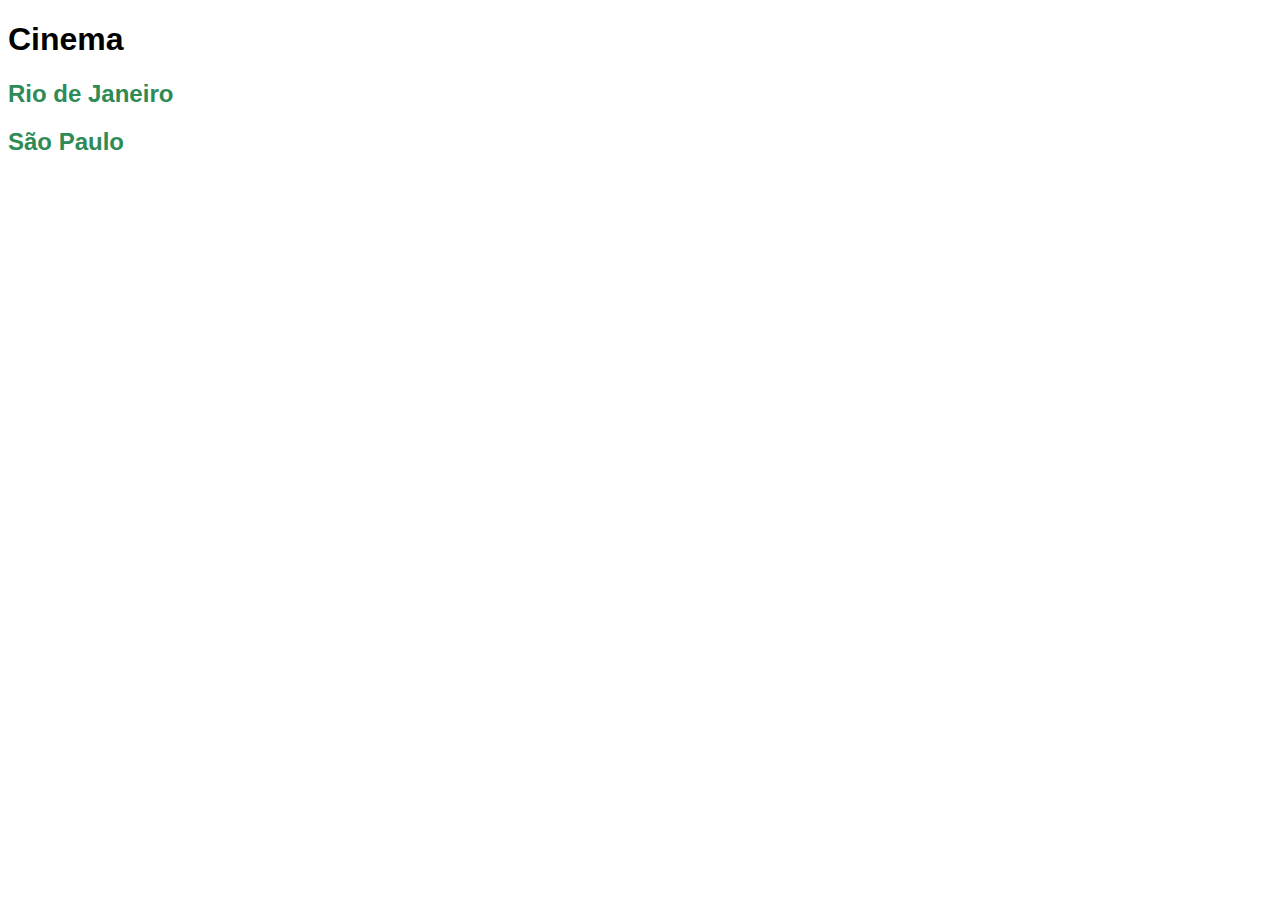
<file: index.html>
<!DOCTYPE html>
<html>

<head>
  <meta charset="UTF-8">
  <title>Cinema</title>
  <link rel="stylesheet" href="/css/style.css">
</head>

<body>
  <h1>Cinema</h1>
  <h2><a href="/estados/rj.html">Rio de Janeiro</a></h2>
  <h2><a href="/estados/sp.html">São Paulo</a></h2>
</body>

</html>
</file>
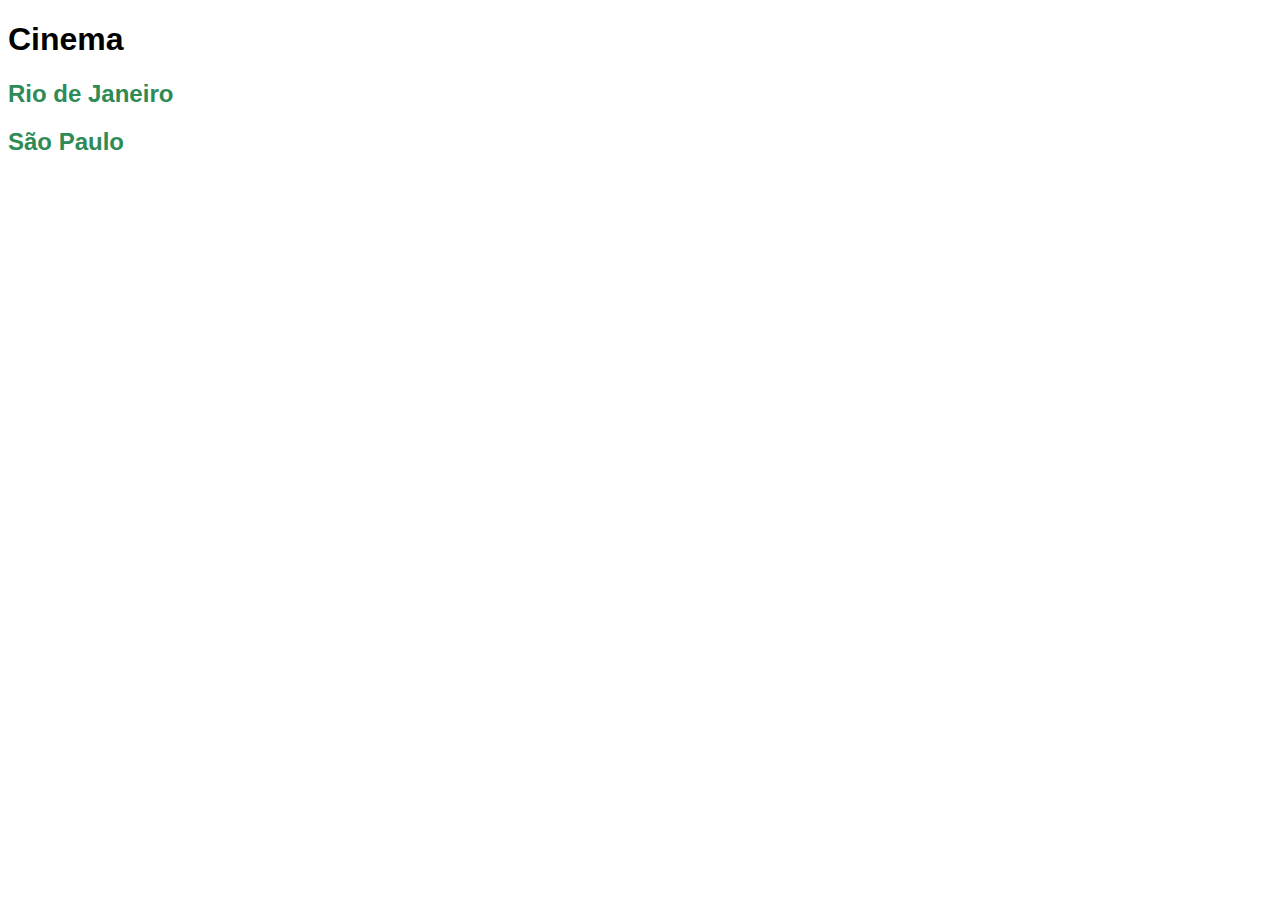
<file: exercise-1-cinema/index.html>
<!DOCTYPE html>
<html>

<head>
  <meta charset="UTF-8">
  <title>Cinema</title>
  <link rel="stylesheet" href="./css/style.css">
</head>

<body>
  <h1>Cinema</h1>
  <h2><a href="./estados/rj.html">Rio de Janeiro</a></h2>
  <h2><a href="./estados/sp.html">São Paulo</a></h2>
</body>

</html>
</file>
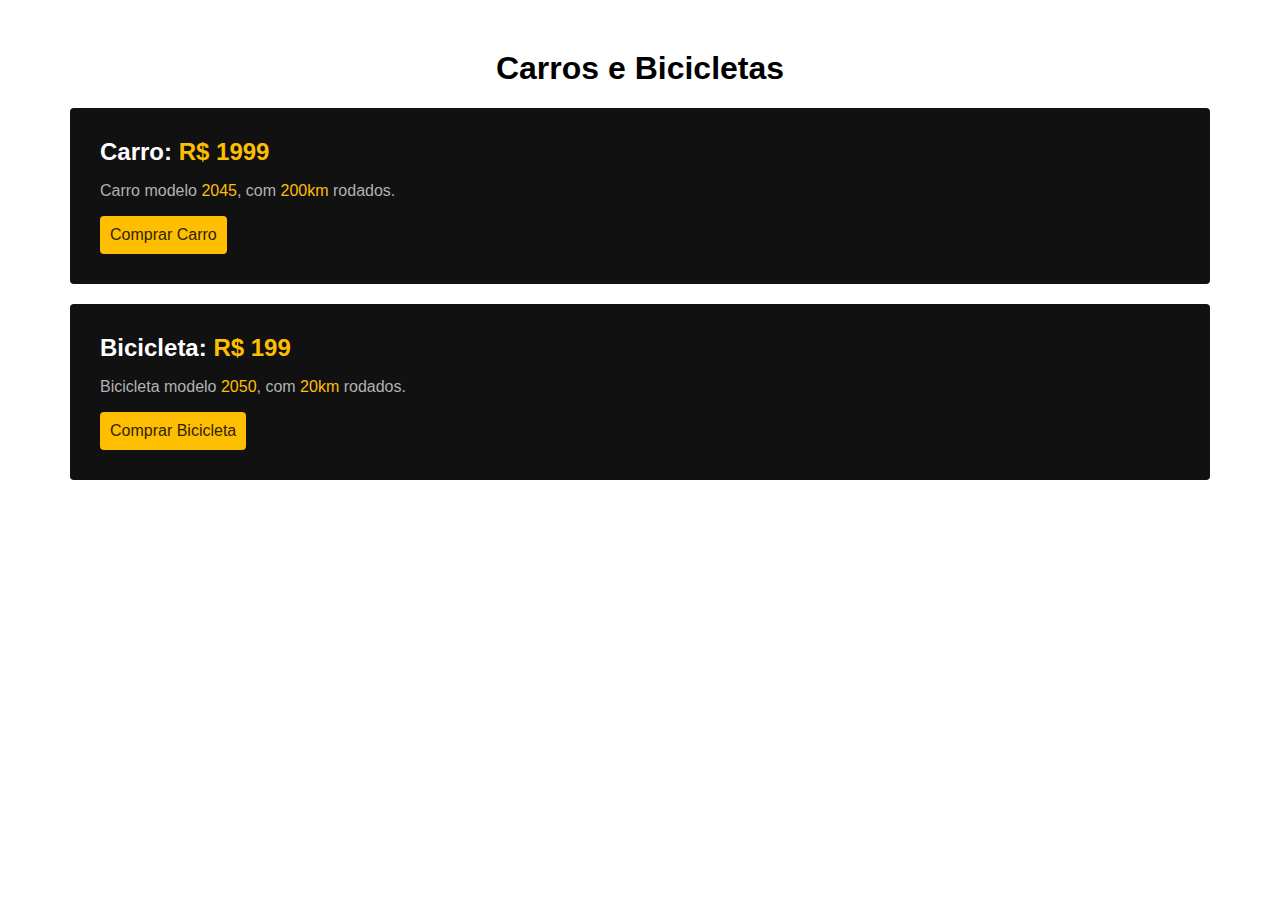
<file: exercise-2-display/index.html>
<!DOCTYPE html>
<html>

<head>
  <meta charset="UTF-8">
  <title>Carros e Bicicletas</title>
  <link rel="stylesheet" href="./style.css">
</head>

<body>
  <h1>Carros e Bicicletas</h1>
  <div class="item">
    <h2>Carro: <span>R$ 1999</span></h2>
    <p> Carro modelo <span>2045</span>, com <span>200km</span> rodados.</p>
    <a href="/">Comprar Carro</a>
  </div>

  <div class="item">
    <h2>Bicicleta: <span>R$ 199</span></h2>
    <p> Bicicleta modelo <span>2050</span>, com <span>20km</span> rodados.</p>
    <a href="/">Comprar Bicicleta</a>
  </div>
</body>

</html>
</file>
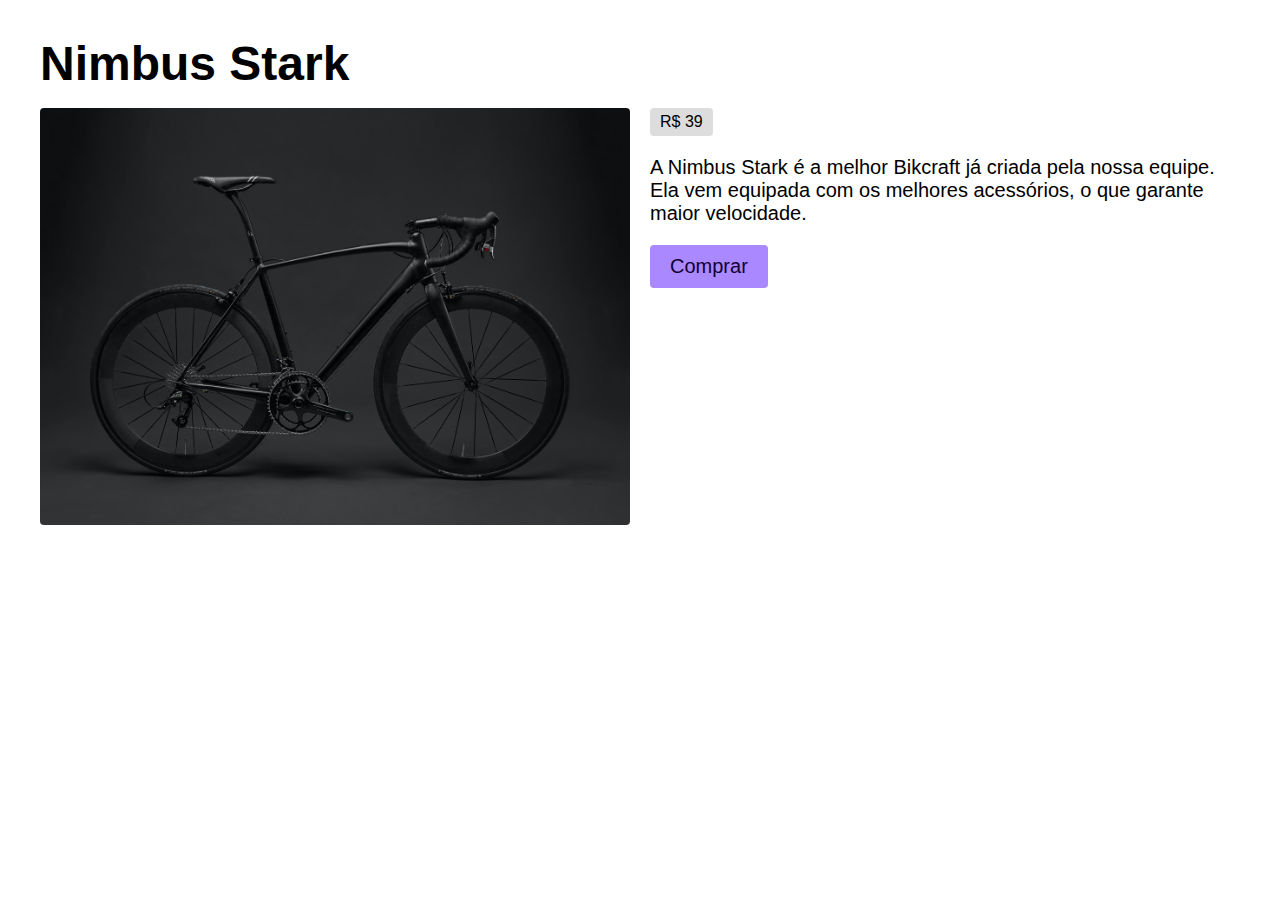
<file: exercise-3-nimbus-stark/index.html>
<!DOCTYPE html>

<head>
  <meta charset="UTF-8">
  <title>Grid</title>
  <link rel="stylesheet" href="./style.css">
</head>

<body>
  <div class="grid">
    <h1 class="title">Nimbus Stark</h1>
    <img class="picture" src="./img/bicicleta.jpg" alt="Bicicleta Preta">
    <div class="info">
      <span class="price">R$ 39</span>
      <p class="description">
        A Nimbus Stark é a melhor Bikcraft já criada pela nossa equipe. Ela vem equipada com os melhores acessórios, o que garante maior velocidade.
      </p>
      <a class="buy" href="/">Comprar</a>
    </div>
  </div>
</body>

</html>
</file>
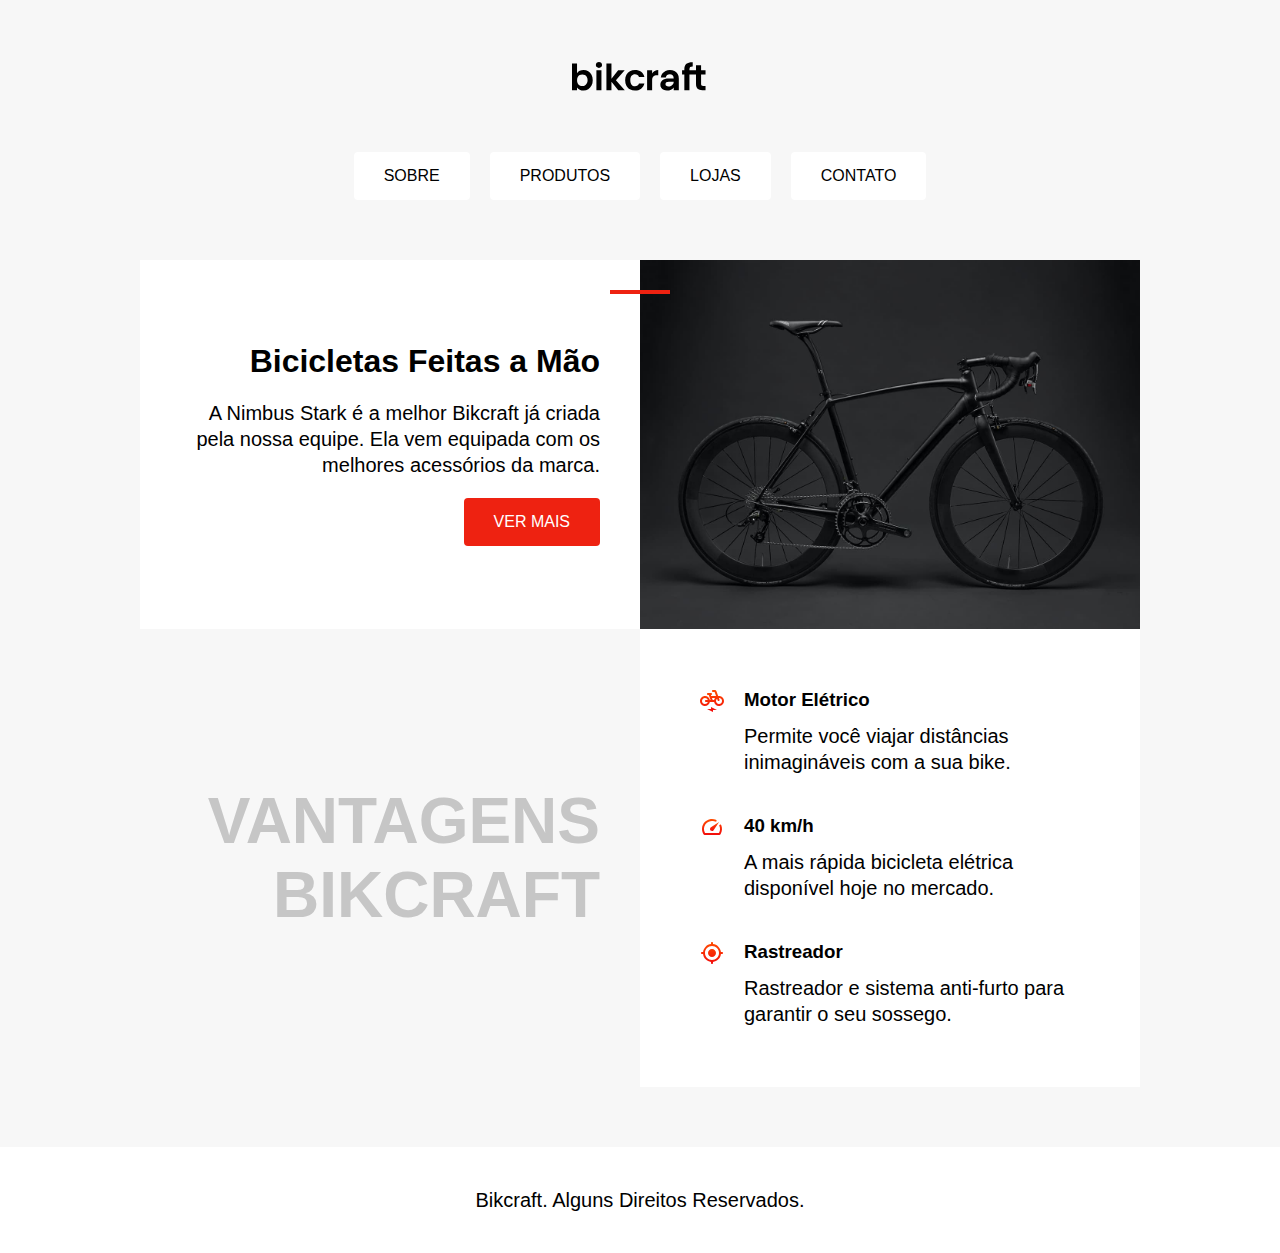
<file: exercise-4-positioning/index.html>
<!DOCTYPE html>

<head>
  <meta charset="UTF-8">
  <title>Bikcraft</title>
  <link rel="stylesheet" href="./style.css">
</head>

<body>
  <img class="logo" src="./img/bikcraft.svg" alt="Logo Bikcraft">

  <div class="menu">
    <a href="/">Sobre</a>
    <a href="/">Produtos</a>
    <a href="/">Lojas</a>
    <a href="/">Contato</a>
  </div>

  <div class="content">
    <div class="info">
      <span class="detail"></span>
      <h1>Bicicletas Feitas a Mão</h1>
      <p>A Nimbus Stark é a melhor Bikcraft já criada pela nossa equipe. Ela vem equipada com os melhores acessórios da marca.</p>
      <a class="button" href="/">Ver Mais</a>
    </div>

    <img src="./img/bicicleta.jpg" alt="Bicicleta preta">

    <h2 class="subtitle">VANTAGENS BIKCRAFT</h2>

    <div class="benefits">
      <div class="benefits-item">
        <img src="./img/eletrica.svg" alt="">
        <h3>Motor Elétrico</h3>
        <p>Permite você viajar distâncias inimagináveis com a sua bike.</p>
      </div>
      <div class="benefits-item">
        <img src="./img/velocidade.svg" alt="">
        <h3>40 km/h</h3>
        <p>A mais rápida bicicleta elétrica disponível hoje no mercado.</p>
      </div>
      <div class="benefits-item">
        <img src="./img/rastreador.svg" alt="">
        <h3>Rastreador</h3>
        <p>Rastreador e sistema anti-furto para garantir o seu sossego.</p>
      </div>
    </div>
  </div>

  <div class="footer">
    <p>Bikcraft. Alguns Direitos Reservados.</p>
  </div>

</body>

</html>
</file>
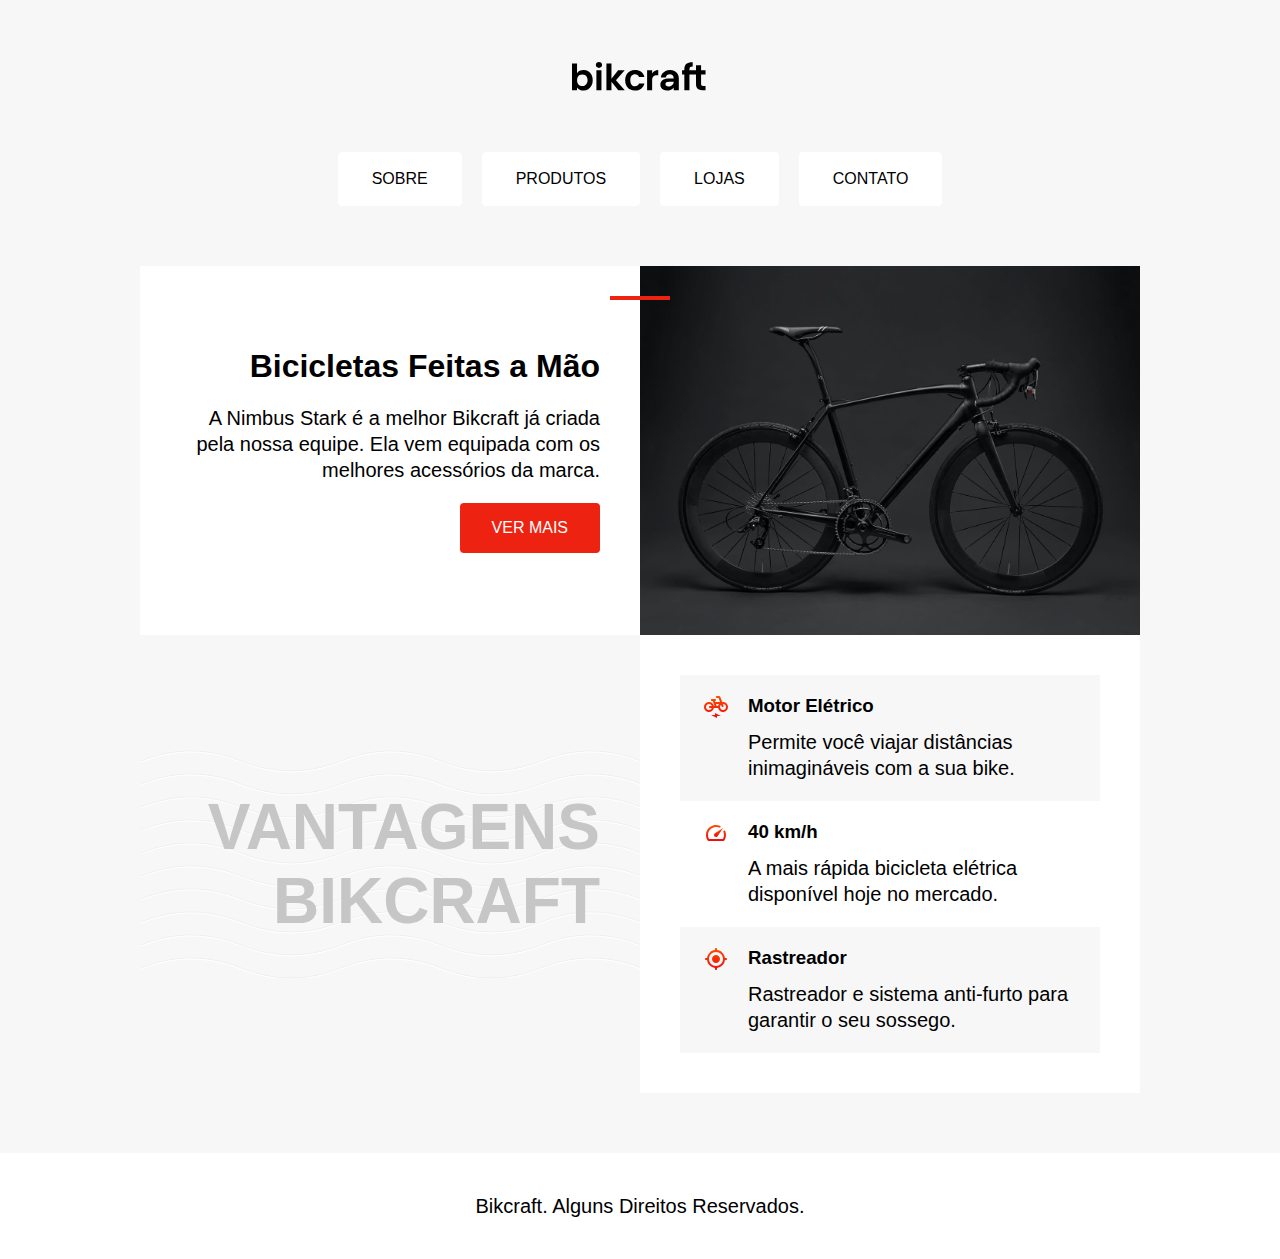
<file: exercise-5-bikcraft-updated/index.html>
<!DOCTYPE html>

<head>
  <meta charset="UTF-8">
  <meta name="viewport" content="width=device-width, initial-scale=1.0">
  <title>Bikcraft</title>
  <link rel="stylesheet" href="./style.css">
</head>

<body>
  <header class="header">
    <img class="logo" src="./img/bikcraft.svg" alt="Logo Bikcraft">

    <nav aria-label="menu">
      <ul class="menu">
        <li><a href="/">Sobre</a></li>
        <li><a href="/">Produtos</a></li>
        <li><a href="/">Lojas</a></li>
        <li><a href="/">Contato</a></li>
      </ul>
    </nav>
  </header>

  <main>
    <article aria-labelledby="Bicicletas feitas a mão" class="content">
      <div class=" info">
        <h1 id="label-intro">Bicicletas Feitas a Mão</h1>
        <p>A Nimbus Stark é a melhor Bikcraft já criada pela nossa equipe. Ela vem equipada com os melhores acessórios da marca.</p>
        <a class="button" href="/">Ver Mais</a>
      </div>
      <div class="info-cover">
        <img src="./img/bicicleta.jpg" alt="Bicicleta preta">
      </div>
    </article>

    <article aria-labelledby="Vantagens Bikcraft" class="content content-benefits">
      <h2 class="subtitle">VANTAGENS BIKCRAFT</h2>

      <ul class="benefits">
        <li class="benefits-item">
          <img src="./img/eletrica.svg" alt="">
          <h3>Motor Elétrico</h3>
          <p>Permite você viajar distâncias inimagináveis com a sua bike.</p>
        </li>
        <li class="benefits-item">
          <img src="./img/velocidade.svg" alt="">
          <h3>40 km/h</h3>
          <p>A mais rápida bicicleta elétrica disponível hoje no mercado.</p>
        </li>
        <li class="benefits-item">
          <img src="./img/rastreador.svg" alt="">
          <h3>Rastreador</h3>
          <p>Rastreador e sistema anti-furto para garantir o seu sossego.</p>
        </li>
      </ul>
    </article>
  </main>

  <footer class="footer">
    <p>Bikcraft. Alguns Direitos Reservados.</p>
  </footer>

</body>

</html>
</file>
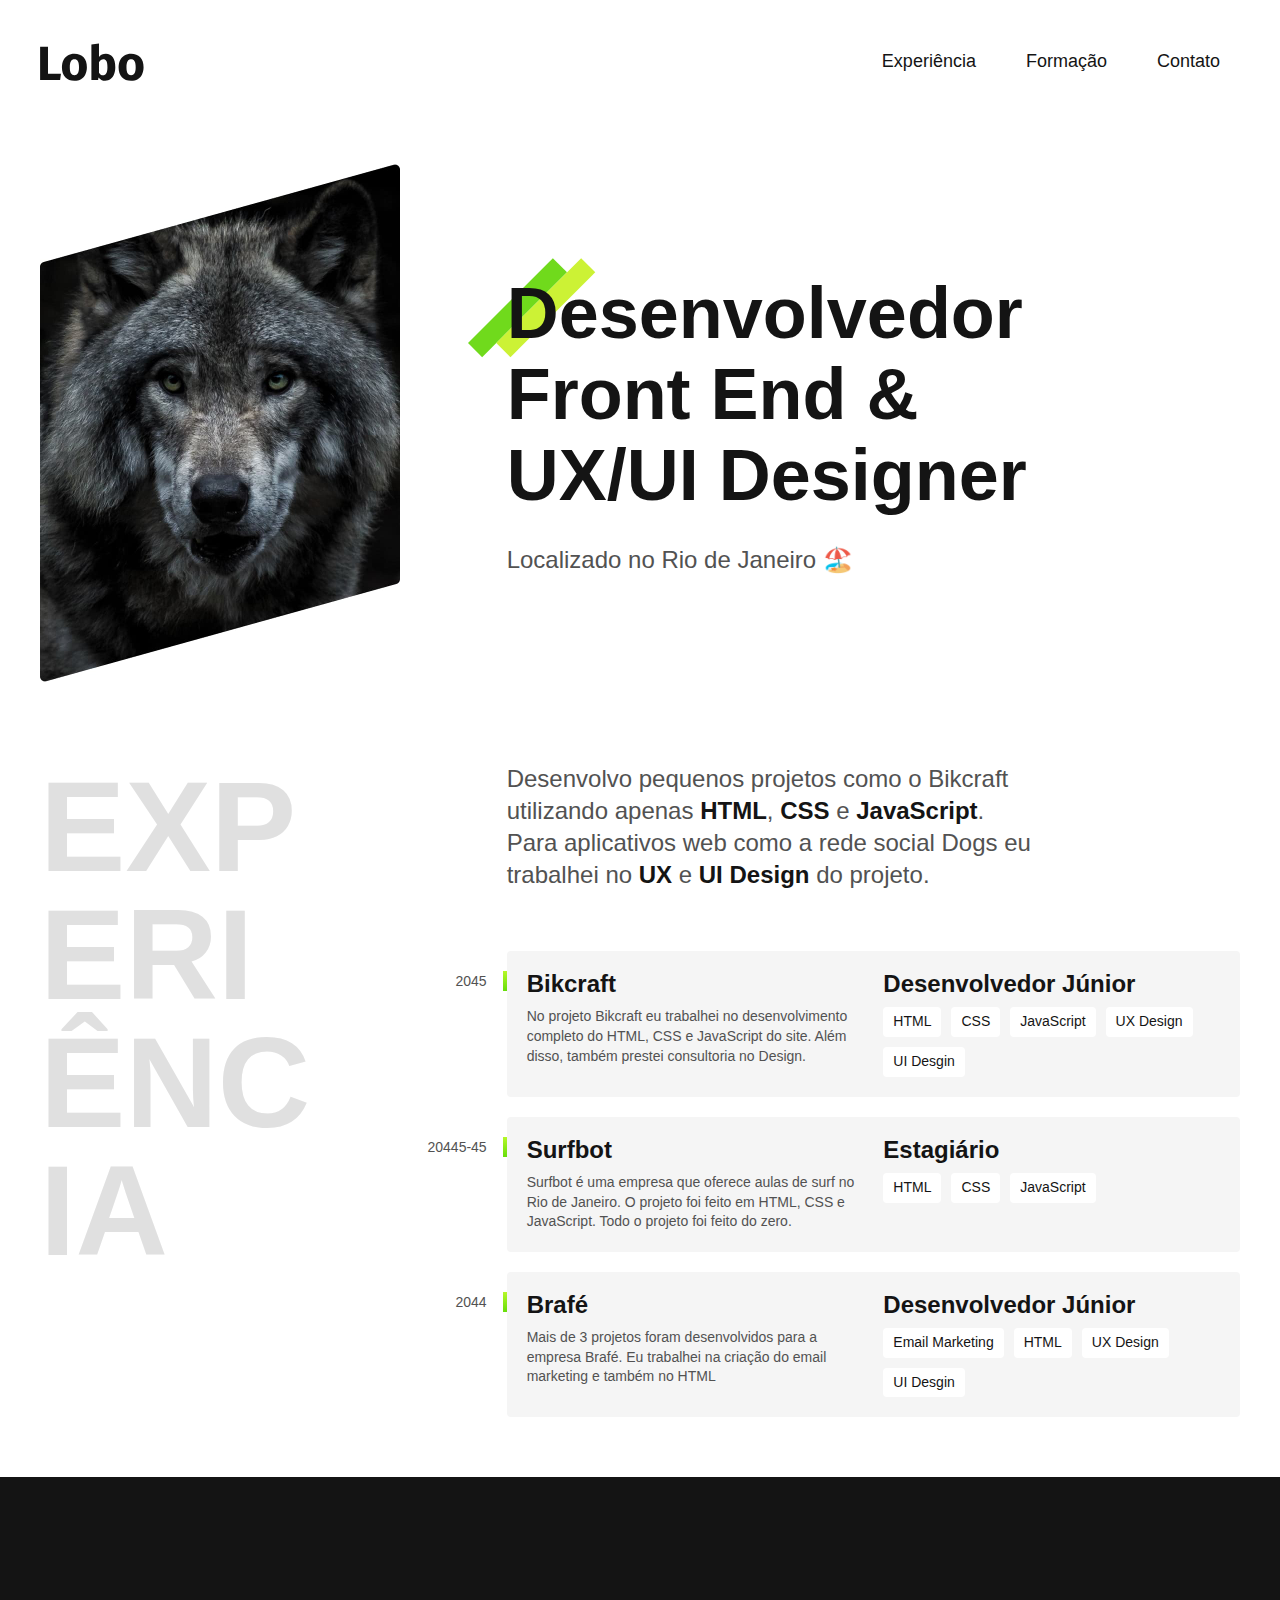
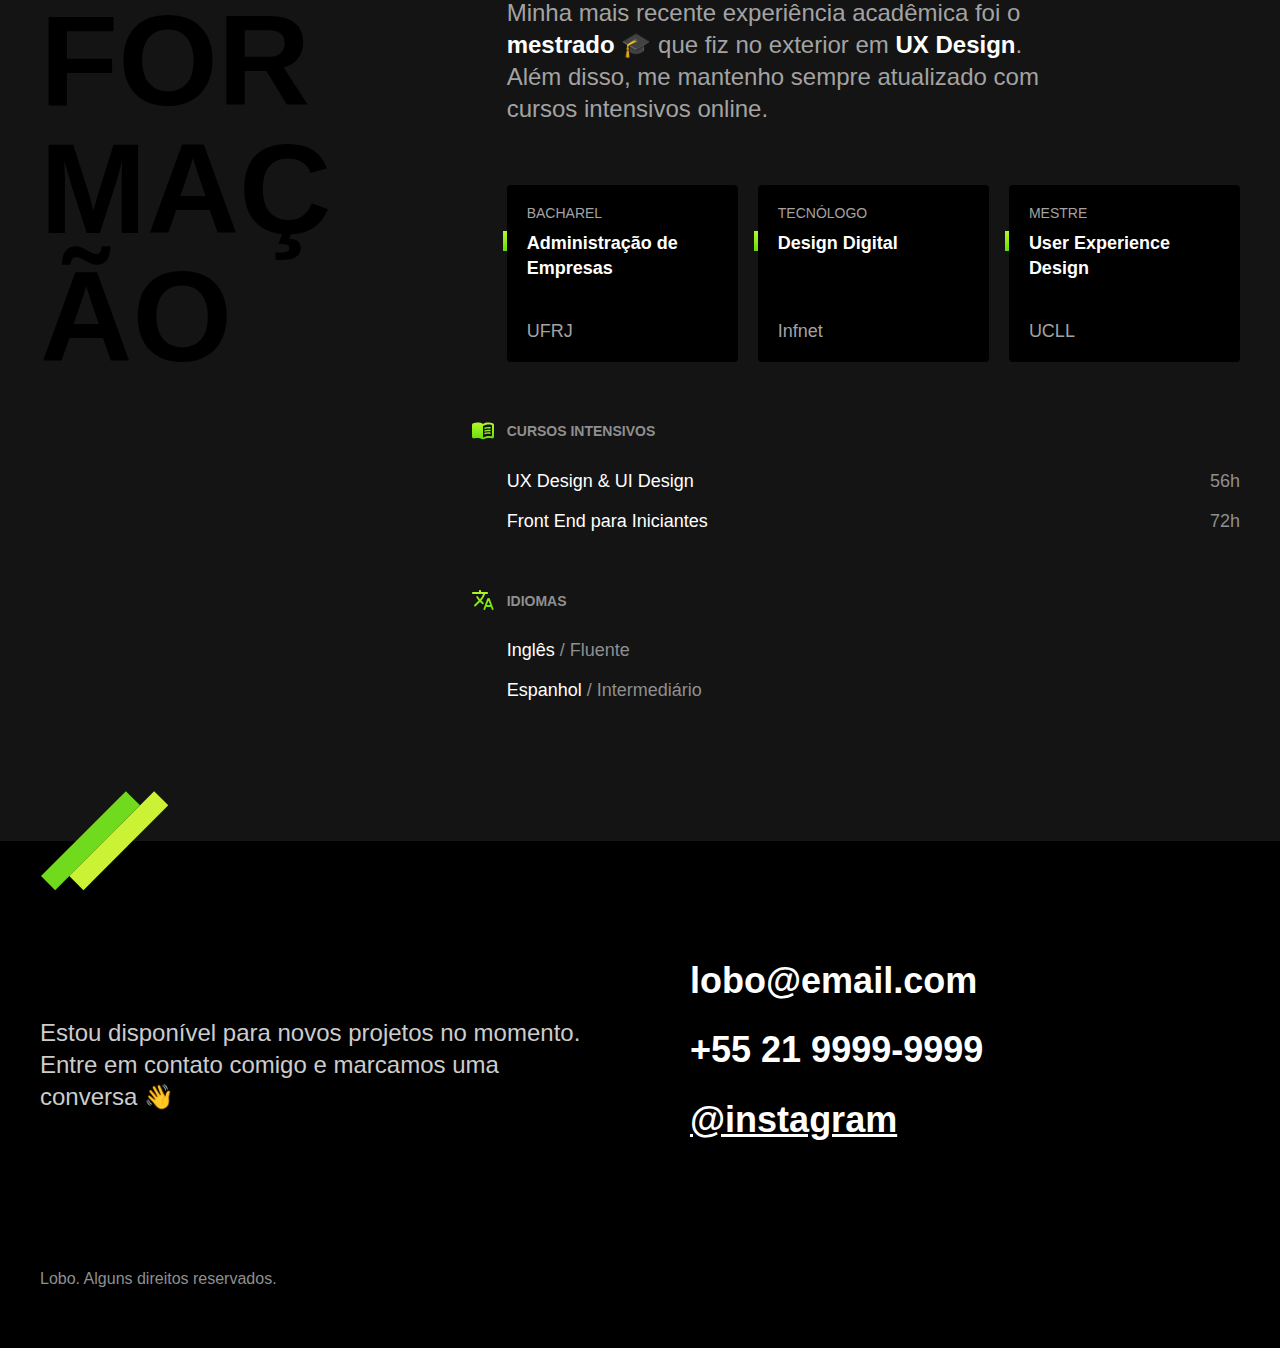
<file: exercise-6-portfolio/index.html>
<!DOCTYPE html>
<html lang="pt-br">

<head>
  <meta charset="UTF-8">
  <meta http-equiv="X-UA-Compatible" content="IE=edge">
  <meta name="viewport" content="width=device-width, initial-scale=1.0">
  <title>Lobo - Desenvolvedor e Designer</title>
  <meta name="description" content="Desenvolvedor Front End e UX/UI Designer, Localizado no Rio de Janeiro">
  <link rel="stylesheet" href="./css/style.css">
</head>

<body>
  <header class="header">
    <img src="./img/marca.svg" alt="Lobo" width="104px" height="38px">
    <nav>
      <ul class="header-menu">
        <li><a href="#experiencia">Experiência</a></li>
        <li><a href="#formacao">Formação</a></li>
        <li><a href="#contato">Contato</a></li>
      </ul>
    </nav>
  </header>

  <main class="intro">
    <img src="./img/perfil.jpg" alt="Lobo cinza" width="360px" height="520px">
    <div>
      <h1>Desenvolvedor<br>Front End &<br>UX/UI Designer</h1>
      <p>Localizado no Rio de Janeiro 🏖️</p>
    </div>
  </main>

  <section aria-label="Experiência" id="experiencia" class="experiencia">
    <h2 class="subtitulo">Experiência</h2>
    <div>
      <p class="experiencia-texto">Desenvolvo pequenos projetos como o Bikcraft utilizando apenas <strong>HTML</strong>, <strong>CSS</strong> e <strong>JavaScript</strong>. Para aplicativos web como a rede social Dogs eu trabalhei no <strong>UX</strong> e <strong>UI Design</strong> do projeto.</p>

      <div class="empresa">
        <span class="empresa-ano">2045</span>
        <h3 class="empresa-titulo">Bikcraft</h3>
        <span class="empresa-titulo">Desenvolvedor Júnior</span>
        <p class="empresa-texto">No projeto Bikcraft eu trabalhei no desenvolvimento completo do HTML, CSS e JavaScript do site. Além disso, também prestei consultoria no Design.</p>
        <ul class="empresas-habilidades">
          <li>HTML</li>
          <li>CSS</li>
          <li>JavaScript</li>
          <li>UX Design</li>
          <li>UI Desgin</li>
        </ul>
      </div>

      <div class="empresa">
        <span class="empresa-ano">20445-45</span>
        <h3 class="empresa-titulo">Surfbot</h3>
        <span class="empresa-titulo">Estagiário</span>
        <p class="empresa-texto">Surfbot é uma empresa que oferece aulas de surf no Rio de Janeiro. O projeto foi feito em HTML, CSS e JavaScript. Todo o projeto foi feito do zero.</p>
        <ul class="empresas-habilidades">
          <li>HTML</li>
          <li>CSS</li>
          <li>JavaScript</li>
        </ul>
      </div>

      <div class="empresa">
        <span class="empresa-ano">2044</span>
        <h3 class="empresa-titulo">Brafé</h3>
        <span class="empresa-titulo">Desenvolvedor Júnior</span>
        <p class="empresa-texto">Mais de 3 projetos foram desenvolvidos para a empresa Brafé. Eu trabalhei na criação do email marketing e também no HTML</p>
        <ul class="empresas-habilidades">
          <li>Email Marketing</li>
          <li>HTML</li>
          <li>UX Design</li>
          <li>UI Desgin</li>
        </ul>
      </div>
    </div>
  </section>

  <section class="formacao" id="formacao" aria-label="Formação">
    <div class="formacao-container">
      <h2 class="subtitulo">Formação</h2>

      <div>
        <p class="formacao-texto">
          Minha mais recente experiência acadêmica foi o <strong>mestrado</strong> 🎓 que fiz no exterior em <strong>UX Design</strong>. Além disso, me mantenho sempre atualizado com cursos intensivos online.
        </p>

        <ul class="faculdade-lista">
          <li class="faculdade">
            <span class="faculdade-tipo">Bacharel</span>
            <h3 class="faculdade-curso">Administração de Empresas</h3>
            <span class="faculdade-instituicao">UFRJ</span>
          </li>
          <li class="faculdade">
            <span class="faculdade-tipo">Tecnólogo</span>
            <h3 class="faculdade-curso">Design Digital</h3>
            <span class="faculdade-instituicao">Infnet</span>
          </li>
          <li class="faculdade">
            <span class="faculdade-tipo">Mestre</span>
            <h3 class="faculdade-curso">User Experience Design</h3>
            <span class="faculdade-instituicao">UCLL</span>
          </li>
        </ul>

        <div class="formacao-extra">
          <div class="cursos">
            <h3>Cursos Intensivos</h3>
            <ul>
              <li>UX Design & UI Design <span>56h</span></li>
              <li>Front End para Iniciantes <span>72h</span></li>
            </ul>
          </div>
        </div>

        <div class="formacao-extra">
          <div class="idiomas">
            <h3>Idiomas</h3>
            <ul>
              <li>Inglês <span>/ Fluente</span></li>
              <li>Espanhol <span>/ Intermediário</span></li>
            </ul>
          </div>
        </div>
      </div>
    </div>
    </div>
    </div>
  </section>

  <footer class="footer" id="contato">
    <div class="footer-container">
      <p class="footer-texto">Estou disponível para novos projetos no momento. Entre em contato comigo e marcamos uma conversa 👋</p>
      <ul class="footer-contato">
        <li>lobo@email.com</li>
        <li>+55 21 9999-9999</li>
        <li><a href="/">@instagram</a></li>
      </ul>
      <p class="footer-copy">Lobo. Alguns direitos reservados.</p>
    </div>
  </footer>

</body>

</html>
</file>
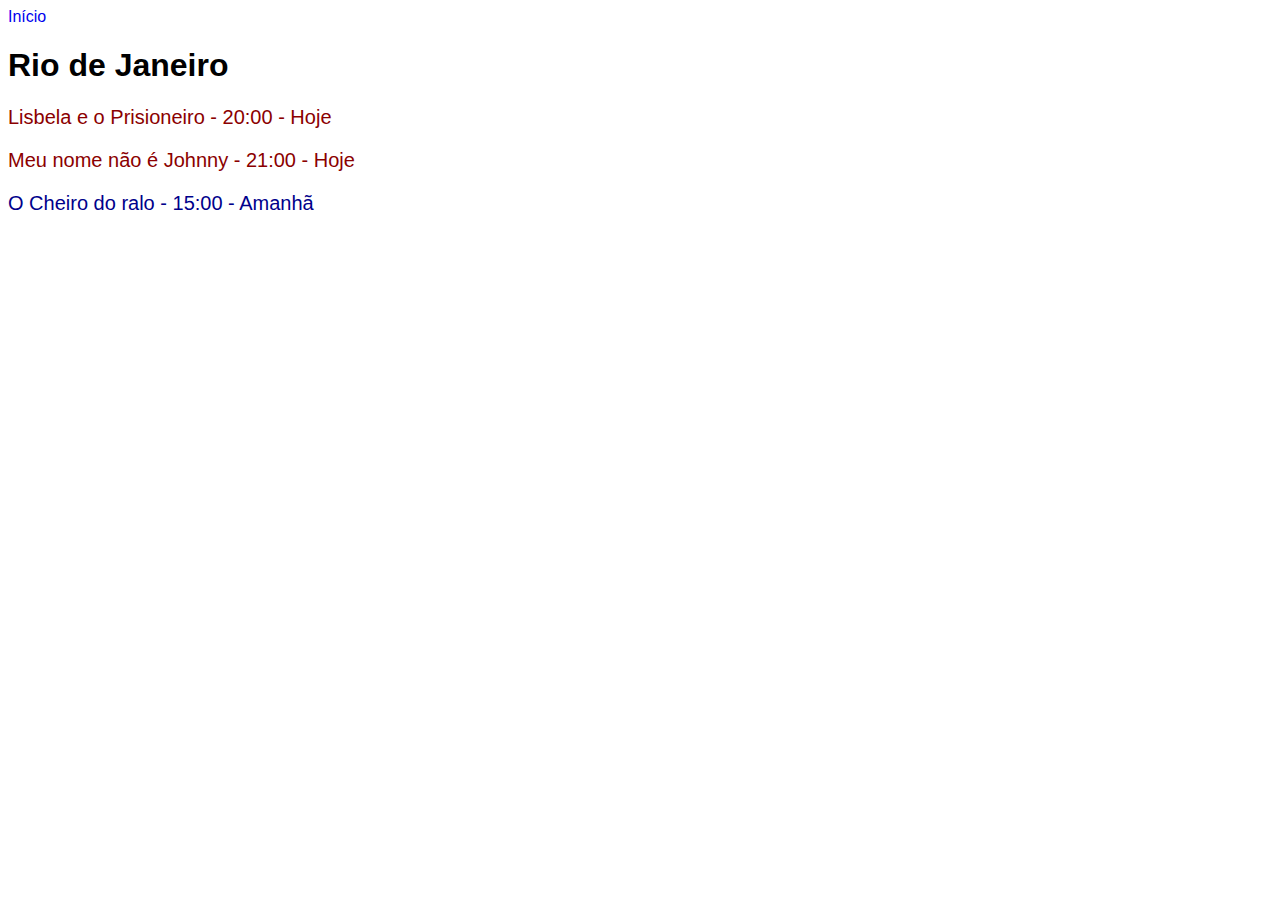
<file: estados/rj.html>
<!DOCTYPE html>
<html>

<head>
  <meta charset="UTF-8">
  <title>Rio de Janeiro</title>
  <link rel="stylesheet" href="/css/style.css">
</head>

<body>
  <a href="/index.html">Início</a>
  <h1>Rio de Janeiro</h1>
  <p class="hoje">Lisbela e o Prisioneiro - 20:00 - Hoje</p>
  <p class="hoje">Meu nome não é Johnny - 21:00 - Hoje</p>
  <p class="amanha">O Cheiro do ralo - 15:00 - Amanhã</p>
</body>

</html>
</file>
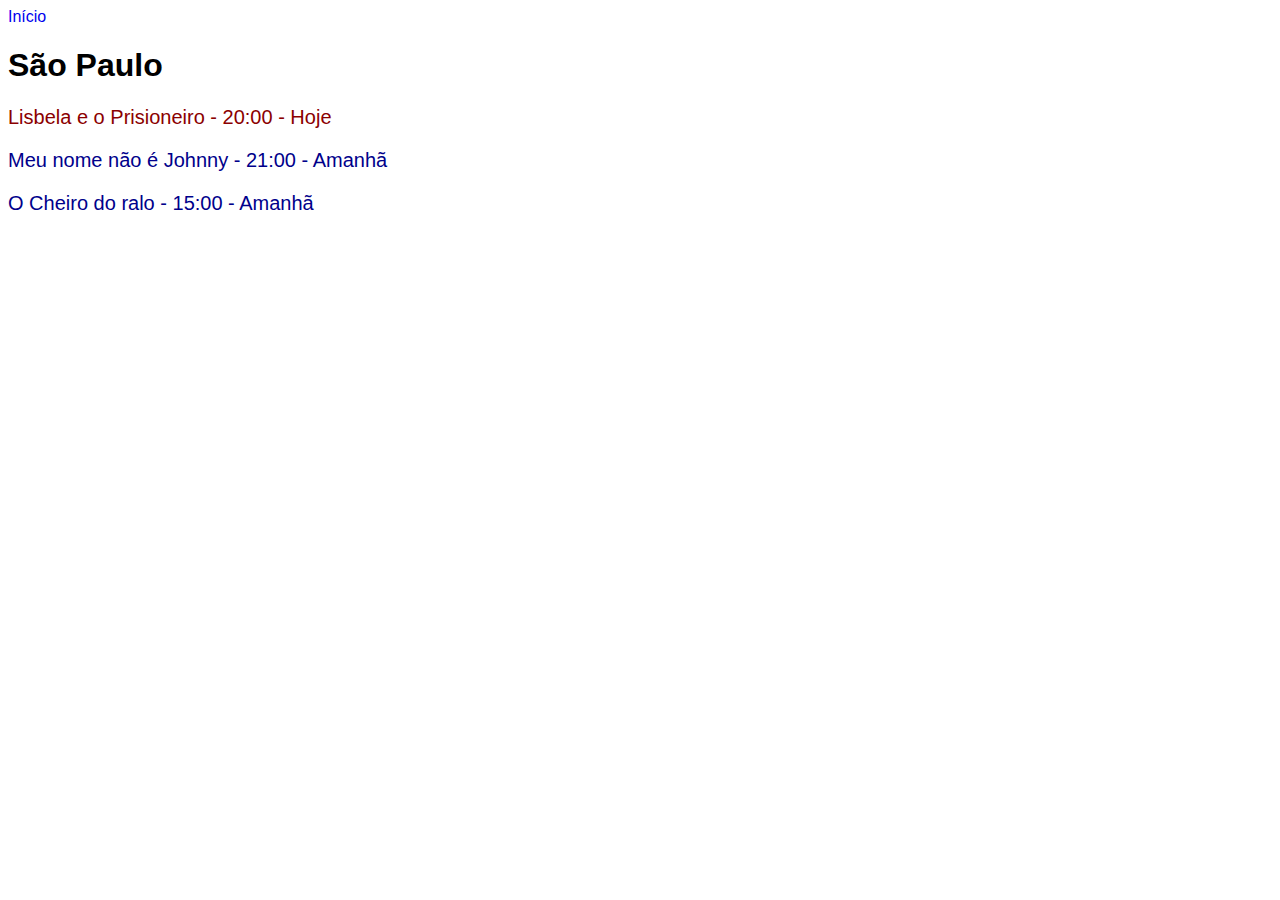
<file: estados/sp.html>
<!DOCTYPE html>
<html>

<head>
  <meta charset="UTF-8">
  <title>São Paulo</title>
  <link rel="stylesheet" href="/css/style.css">
</head>

<body>
  <a href="/index.html">Início</a>
  <h1>São Paulo</h1>
  <p class="hoje">Lisbela e o Prisioneiro - 20:00 - Hoje</p>
  <p class="amanha">Meu nome não é Johnny - 21:00 - Amanhã</p>
  <p class="amanha">O Cheiro do ralo - 15:00 - Amanhã</p>
</body>

</html>
</file>
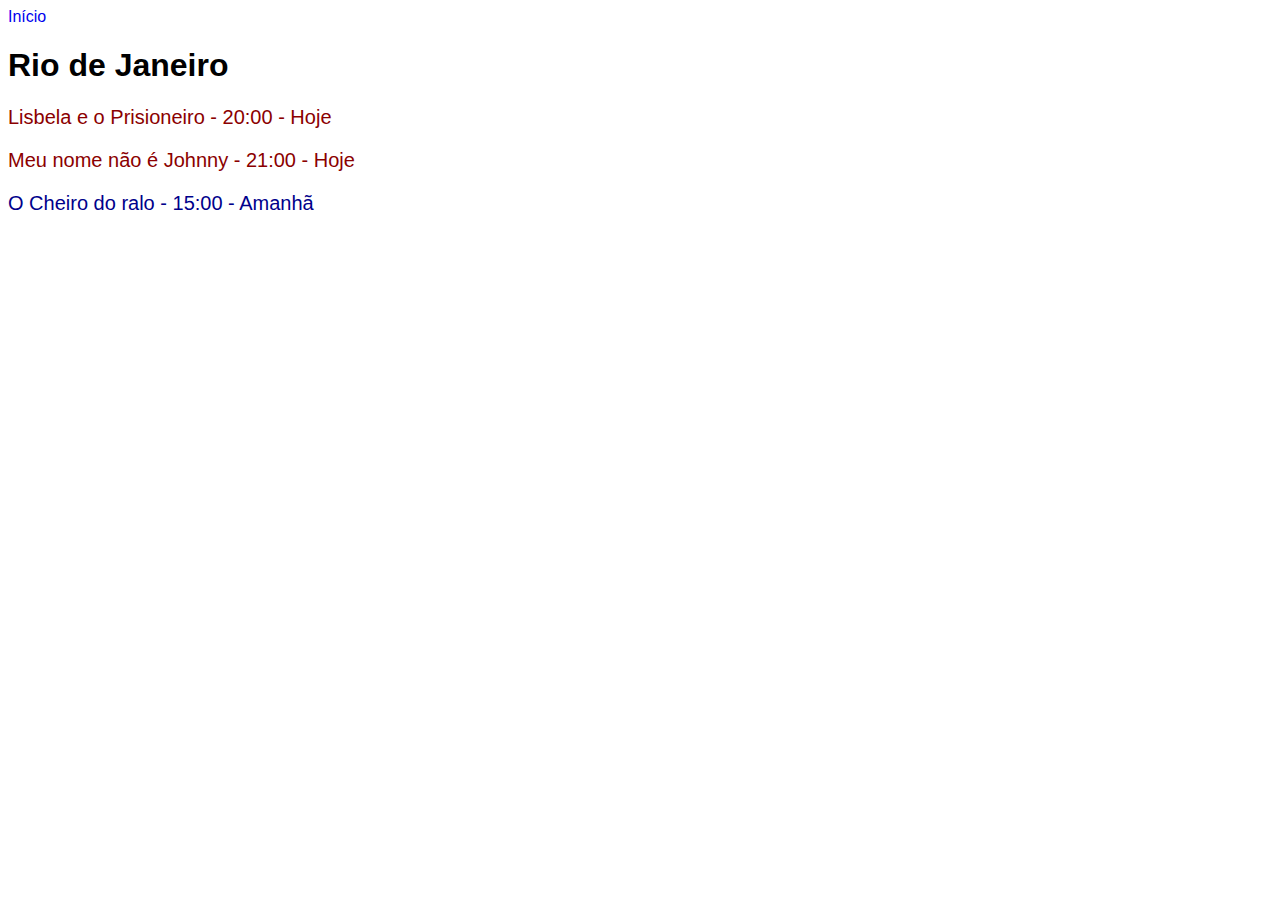
<file: exercise-1-cinema/estados/rj.html>
<!DOCTYPE html>
<html>

<head>
  <meta charset="UTF-8">
  <title>Rio de Janeiro</title>
  <link rel="stylesheet" href="../css/style.css">
</head>

<body>
  <a href="../index.html">Início</a>
  <h1>Rio de Janeiro</h1>
  <p class="today">Lisbela e o Prisioneiro - 20:00 - Hoje</p>
  <p class="today">Meu nome não é Johnny - 21:00 - Hoje</p>
  <p class="tomorrow">O Cheiro do ralo - 15:00 - Amanhã</p>
</body>

</html>
</file>
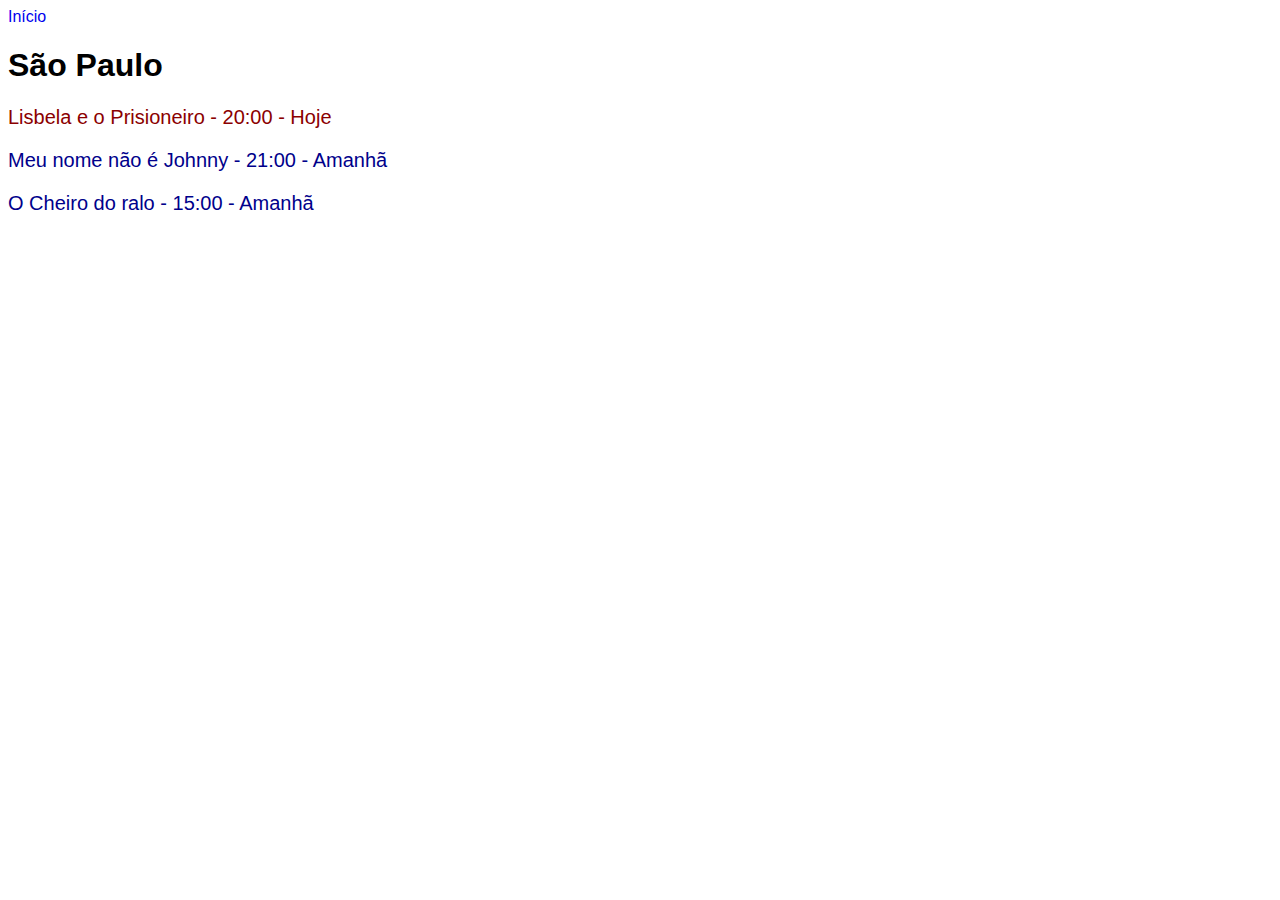
<file: exercise-1-cinema/estados/sp.html>
<!DOCTYPE html>
<html>

<head>
  <meta charset="UTF-8">
  <title>São Paulo</title>
  <link rel="stylesheet" href="../css/style.css">
</head>

<body>
  <a href="../index.html">Início</a>
  <h1>São Paulo</h1>
  <p class="today">Lisbela e o Prisioneiro - 20:00 - Hoje</p>
  <p class="tomorrow">Meu nome não é Johnny - 21:00 - Amanhã</p>
  <p class="tomorrow">O Cheiro do ralo - 15:00 - Amanhã</p>
</body>

</html>
</file>
<file: css/style.css>
.hoje {
  color: darkred;
}

.amanha {
  color: darkblue;
}

a {
  text-decoration: none;
}

h2 a {
  color: seagreen;
}

p {
  font-size: 20px;
}

html {
  font-family: Arial;
}
</file>
<file: exercise-1-cinema/css/style.css>
.today {
  color: darkred;
}

.tomorrow {
  color: darkblue;
}

a {
  text-decoration: none;
}

h2 a {
  color: seagreen;
}

p {
  font-size: 20px;
}

html {
  font-family: Arial;
}
</file>
<file: exercise-2-display/style.css>
body {
  font-family: Arial;
  margin: 50px;
}

h1 {
  text-align: center;
}

h2 {
  margin: 0px;
}

.item {
  background: #111;
  color: #fff;
  padding: 30px;
  margin: 20px;
  border-radius: 4px;
}

p {
  color: #b2b2b2;
}

span {
  color: #febe01;
}

a {
  display: inline-block;
  background: #febe01;
  color: #332200;
  padding: 10px;
  border-radius: 4px;
  text-decoration: none;
}
</file>
<file: exercise-3-nimbus-stark/style.css>
.grid {
  display: grid;
  gap: 20px;
  grid-template-columns: repeat(2, 1fr);
  place-items: start;
}

.title {
  grid-column: 1 / -1;
}

.info {
  place-self: start;
  display: grid;
  gap: 20px;
  place-items: start;
}

/* General */

body {
  font-family: Arial;
  margin: 40px;
}

h1,
p {
  margin: 0px;
}

h1 {
  font-size: 48px;
  line-height: 1;
}

p {
  font-size: 20px;
}

img {
  max-width: 100%;
  border-radius: 4px;
}

.buy {
  background: #a8f;
  color: #103;
  padding: 10px 20px;
  text-decoration: none;
  border-radius: 4px;
  text-align: center;
  font-size: 20px;
}

.grid {
  display: grid;
}

.price {
  background: #ddd;
  padding: 5px 10px;
  border-radius: 4px;
}
</file>
<file: exercise-4-positioning/style.css>
body {
  font-family: Arial, Helvetica, sans-serif;
  background: #f7f7f7;
  margin: 0px;
  display: grid;
  gap: 60px;
  justify-items: center;
  margin-top: 60px;
}

img {
  max-width: 100%;
  display: block;
}

a {
  text-decoration: none;
}

p,
h1,
h2,
h3 {
  margin: 0px;
}

p {
  font-size: 20px;
  line-height: 1.3;
}

.logo {
  max-width: 100%;
  display: block;
}

.menu {
  display: flex;
  flex-wrap: wrap;
  gap: 20px;
  justify-content: center;
}

.menu a {
  background: #fff;
  color: #000;
  text-transform: uppercase;
  padding: 15px 30px;
  border-radius: 4px;
}

.content {
  display: grid;
  grid-template-columns: 1fr 1fr;
  max-width: 1000px;
}

.detail {
  background: #ee2211;
  width: 60px;
  height: 4px;
  position: absolute;
  top: 30px;
  right: -30px;
}

.info {
  background: #fff;
  padding: 40px;
  text-align: right;
  display: grid;
  position: relative;
  align-content: center;
  justify-items: end;
  gap: 20px;
}

.button {
  background: #ee2211;
  color: #fff;
  padding: 15px 30px;
  border-radius: 4px;
  text-transform: uppercase;
}

.subtitle {
  color: #c6c6c6;
  font-size: 64px;
  text-align: right;
  padding: 40px;
  align-self: center;
}

.benefits {
  background: #fff;
  padding: 40px;
}

.benefits-item {
  display: grid;
  grid-template-columns: auto 1fr;
  gap: 10px 20px;
  padding: 20px;
}

.benefits-item p {
  grid-column: 2;
}

.footer {
  background: #fff;
  width: 100%;
  text-align: center;
  padding: 40px;
  box-sizing: border-box;
}
</file>
<file: exercise-5-bikcraft-updated/style.css>
body {
  font-family: Arial, Helvetica, sans-serif;
  background: #f7f7f7;
  margin: 0px;
  display: grid;
  gap: 60px;
  justify-items: center;
  margin-top: 60px;
}

img {
  max-width: 100%;
  display: block;
}

a {
  text-decoration: none;
}

ul {
  margin: 0px;
  padding: 0px;
  list-style: none;
}

p,
h1,
h2,
h3 {
  margin: 0px;
}

p {
  font-size: 1.25rem;
  line-height: 1.3;
}

.header {
  display: grid;
  gap: 60px;
  justify-items: center;
}

.menu {
  display: flex;
  flex-wrap: wrap;
  gap: 20px;
  justify-content: center;
}

.menu a {
  display: block;
  background: #fff;
  color: #000;
  text-transform: uppercase;
  padding: 1rem 2rem;
  border-radius: 4px;
  border: 2px solid #fff;
}

.menu a:hover {
  border-color: #e21;
}

.content {
  display: grid;
  grid-template-columns: 1fr 1fr;
  max-width: 1000px;
}

.info {
  background: #fff;
  padding: 40px;
  text-align: right;
  display: grid;
  position: relative;
  align-content: center;
  justify-items: end;
  gap: 20px;
}

.info::before {
  content: "";
  background-color: #e21;
  width: 60px;
  height: 4px;
  position: absolute;
  top: 30px;
  right: -30px;
}

.info h1 {
  font-size: 2rem;
}

.info-cover img {
  height: 100%;
  object-fit: cover;
}

.button {
  background: #ee2211;
  color: #fff;
  padding: 1rem 2rem;
  border-radius: 4px;
  text-transform: uppercase;
}

.button:hover {
  background-color: #900;
}

.subtitle {
  color: #c6c6c6;
  font-size: 4rem;
  text-align: right;
  padding: 40px;
  align-self: center;
  background-image: url("./img/onda.svg");
}

.benefits {
  background: #fff;
  padding: 40px;
}

.benefits-item {
  display: grid;
  grid-template-columns: auto 1fr;
  gap: 10px 20px;
  padding: 20px;
  border-left: 4px solid transparent;
}

.benefits-item:nth-child(odd) {
  background-color: #f7f7f7;
}

.benefits-item p {
  grid-column: 2;
}

.benefits-item:hover {
  border-left: 4px solid #e21;
}

.footer {
  background: #fff;
  width: 100%;
  text-align: center;
  padding: 40px;
  box-sizing: border-box;
}

@media (max-width: 1000px) {
  .content-benefits {
    grid-template-columns: 1fr;
  }
  .subtitle {
    text-align: center;
  }
}

@media (max-width: 600px) {
  body {
    gap: 30px;
    margin-top: 20px;
  }
  header {
    gap: 30px;
  }
  .content {
    grid-template-columns: 1fr;
  }
  .info {
    text-align: left;
    justify-items: start;
  }
  .info::before {
    display: none;
  }
  .subtitle {
    font-size: 3rem;
  }
}

@media (max-width: 400px) {
  .subtitle {
    font-size: 2rem;
  }
  p {
    font-size: 1rem;
  }
}
</file>
<file: exercise-6-portfolio/css/style.css>
@import "./global.css";
@import "./header.css";
@import "./intro.css";
@import "./experiencia.css";
@import "./formacao.css";
@import "./footer.css";
</file>
